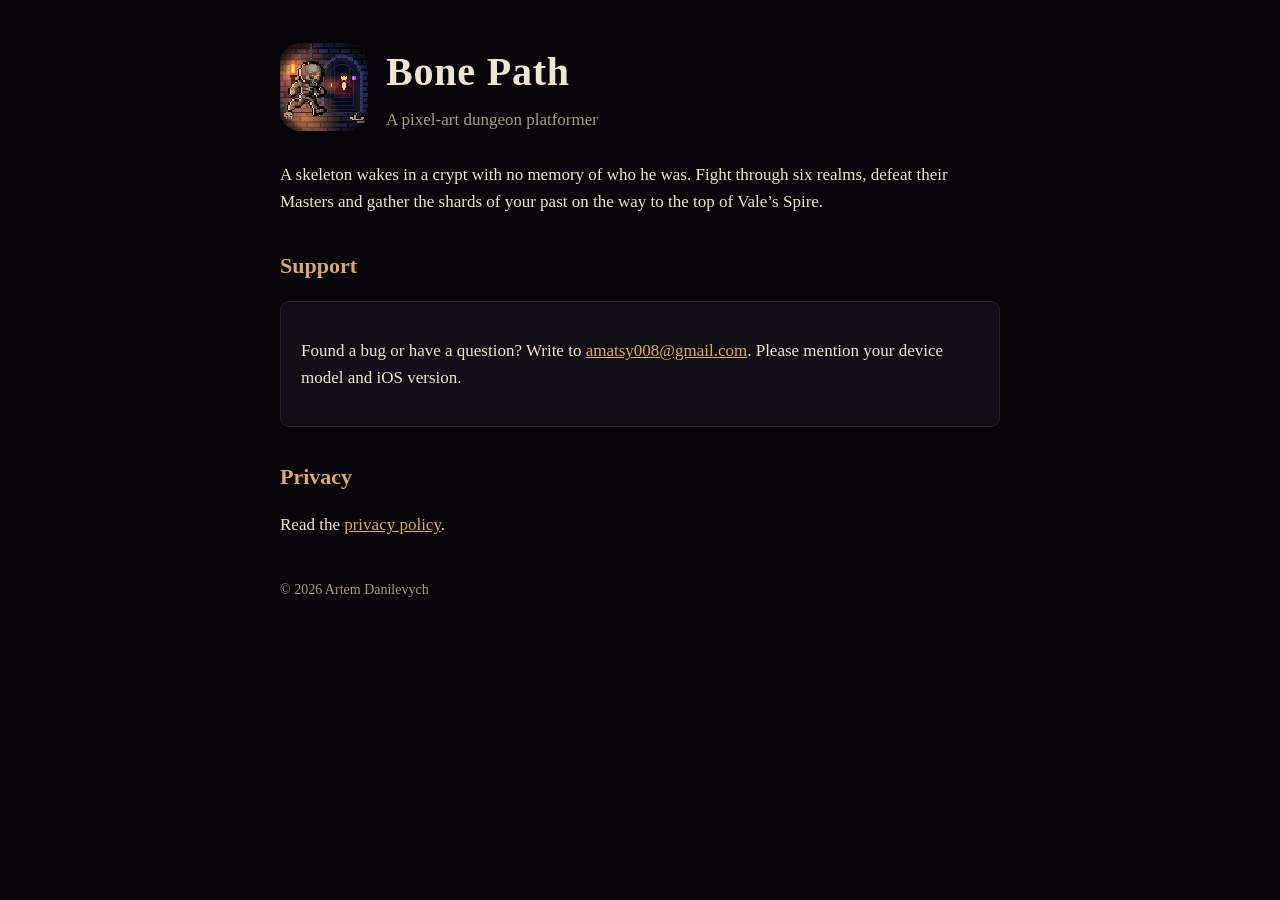
<file: index.html>
<!doctype html>
<html lang="en"><head><meta charset="utf-8"><meta name="viewport" content="width=device-width,initial-scale=1">
<title>Bone Path</title><meta name="description" content="Bone Path — a pixel-art dungeon platformer about a skeleton searching for his lost memories.">
<link rel="icon" href="icon.png"><link rel="stylesheet" href="style.css"></head>
<body><main>
<header><img src="icon.png" alt="Bone Path icon"><div><h1>Bone Path</h1><p class="sub">A pixel-art dungeon platformer</p></div></header>
<p>A skeleton wakes in a crypt with no memory of who he was. Fight through six realms, defeat their Masters and gather the shards of your past on the way to the top of Vale’s Spire.</p>
<h2>Support</h2>
<div class="card"><p>Found a bug or have a question? Write to <a href="mailto:amatsy008@gmail.com">amatsy008@gmail.com</a>. Please mention your device model and iOS version.</p></div>
<h2>Privacy</h2>
<p>Read the <a href="privacy.html">privacy policy</a>.</p>
<footer>© 2026 Artem Danilevych</footer>
</main></body></html>
</file>
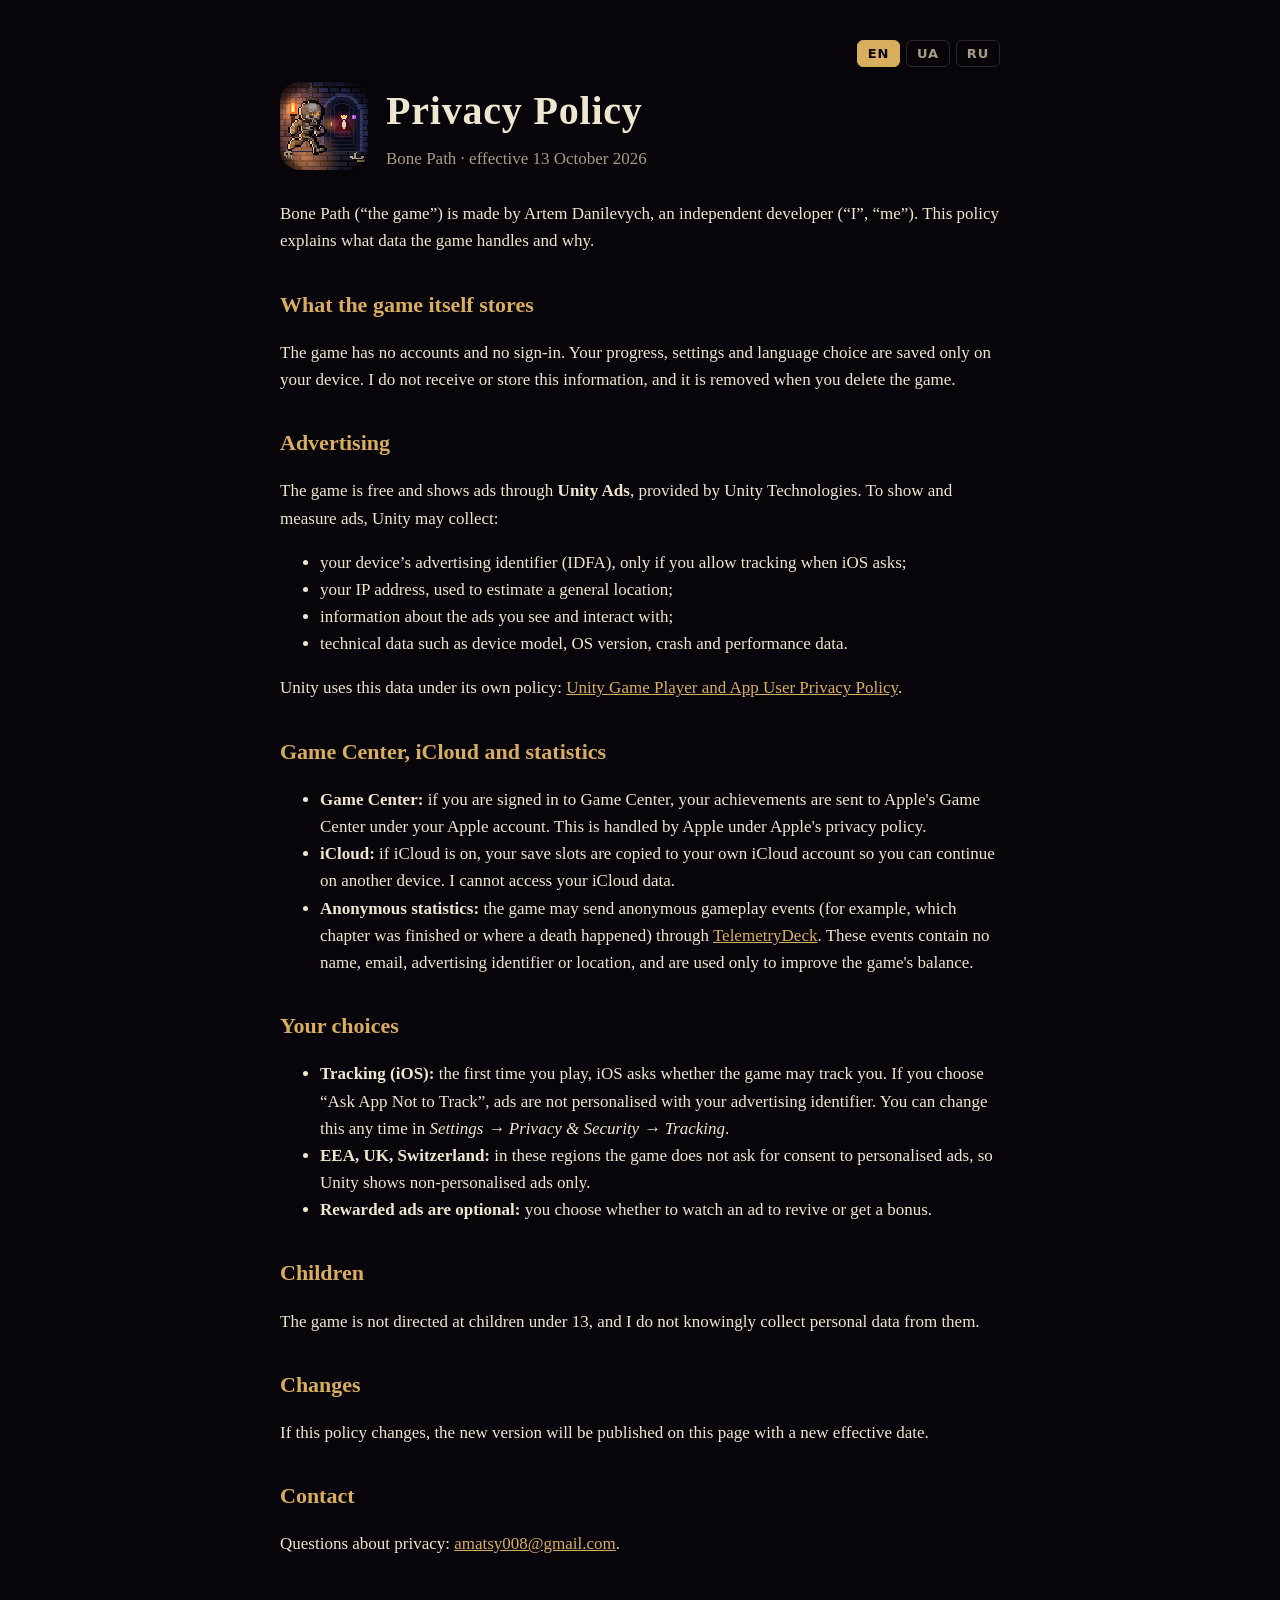
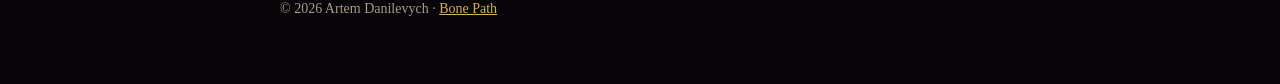
<file: privacy.html>
<!doctype html>
<html lang="en"><head><meta charset="utf-8"><meta name="viewport" content="width=device-width,initial-scale=1">
<title>Bone Path — Privacy Policy</title><link rel="icon" href="icon.png"><link rel="stylesheet" href="style.css"></head>
<body><main>
<nav class="lang" aria-label="Language"><a href="#en" data-l="en">EN</a><a href="#uk" data-l="uk">UA</a><a href="#ru" data-l="ru">RU</a></nav>
<section data-lang="en" lang="en">
<header><img src="icon.png" alt=""><div><h1>Privacy Policy</h1><p class="sub">Bone Path · effective 13 October 2026</p></div></header>

<p>Bone Path (“the game”) is made by Artem Danilevych, an independent developer (“I”, “me”). This policy explains what data the game handles and why.</p>

<h2>What the game itself stores</h2>
<p>The game has no accounts and no sign-in. Your progress, settings and language choice are saved only on your device. I do not receive or store this information, and it is removed when you delete the game.</p>

<h2>Advertising</h2>
<p>The game is free and shows ads through <strong>Unity Ads</strong>, provided by Unity Technologies. To show and measure ads, Unity may collect:</p>
<ul>
<li>your device’s advertising identifier (IDFA), only if you allow tracking when iOS asks;</li>
<li>your IP address, used to estimate a general location;</li>
<li>information about the ads you see and interact with;</li>
<li>technical data such as device model, OS version, crash and performance data.</li>
</ul>
<p>Unity uses this data under its own policy: <a href="https://unity.com/legal/game-player-and-app-user-privacy-policy">Unity Game Player and App User Privacy Policy</a>.</p>

<h2>Game Center, iCloud and statistics</h2>
<ul>
<li><strong>Game Center:</strong> if you are signed in to Game Center, your achievements are sent to Apple's Game Center under your Apple account. This is handled by Apple under Apple's privacy policy.</li>
<li><strong>iCloud:</strong> if iCloud is on, your save slots are copied to your own iCloud account so you can continue on another device. I cannot access your iCloud data.</li>
<li><strong>Anonymous statistics:</strong> the game may send anonymous gameplay events (for example, which chapter was finished or where a death happened) through <a href="https://telemetrydeck.com/privacy/">TelemetryDeck</a>. These events contain no name, email, advertising identifier or location, and are used only to improve the game's balance.</li>
</ul>

<h2>Your choices</h2>
<ul>
<li><strong>Tracking (iOS):</strong> the first time you play, iOS asks whether the game may track you. If you choose “Ask App Not to Track”, ads are not personalised with your advertising identifier. You can change this any time in <em>Settings → Privacy &amp; Security → Tracking</em>.</li>
<li><strong>EEA, UK, Switzerland:</strong> in these regions the game does not ask for consent to personalised ads, so Unity shows non-personalised ads only.</li>
<li><strong>Rewarded ads are optional:</strong> you choose whether to watch an ad to revive or get a bonus.</li>
</ul>

<h2>Children</h2>
<p>The game is not directed at children under 13, and I do not knowingly collect personal data from them.</p>

<h2>Changes</h2>
<p>If this policy changes, the new version will be published on this page with a new effective date.</p>

<h2>Contact</h2>
<p>Questions about privacy: <a href="mailto:amatsy008@gmail.com">amatsy008@gmail.com</a>.</p>
</section>
<section data-lang="uk" lang="uk" hidden>
<header><img src="icon.png" alt=""><div><h1>Політика конфіденційності</h1><p class="sub">Bone Path · чинна з 13 жовтня 2026 року</p></div></header>

<p>Bone Path («гра») створив Артем Данилевич, незалежний розробник («я»). Ця політика пояснює, які дані обробляє гра і навіщо.</p>

<h2>Що зберігає сама гра</h2>
<p>У грі немає облікових записів і входу. Твій прогрес, налаштування та вибір мови зберігаються лише на твоєму пристрої. Я не отримую й не зберігаю цю інформацію, і вона видаляється разом із грою.</p>

<h2>Реклама</h2>
<p>Гра безкоштовна й показує рекламу через <strong>Unity Ads</strong> від Unity Technologies. Щоб показувати та вимірювати рекламу, Unity може збирати:</p>
<ul>
<li>рекламний ідентифікатор пристрою (IDFA) — лише якщо ти дозволиш відстеження, коли iOS про це запитає;</li>
<li>IP-адресу, за якою визначається приблизне місцезнаходження;</li>
<li>інформацію про рекламу, яку ти бачиш і з якою взаємодієш;</li>
<li>технічні дані: модель пристрою, версію ОС, дані про збої та продуктивність.</li>
</ul>
<p>Unity використовує ці дані згідно з власними правилами: <a href="https://unity.com/legal/game-player-and-app-user-privacy-policy">Політика конфіденційності Unity для гравців і користувачів застосунків</a>.</p>

<h2>Game Center, iCloud і статистика</h2>
<ul>
<li><strong>Game Center:</strong> якщо ти увійшов у Game Center, досягнення надсилаються в Game Center від Apple під твоїм обліковим записом Apple. Цим займається Apple згідно з власною політикою конфіденційності.</li>
<li><strong>iCloud:</strong> якщо iCloud увімкнено, слоти збережень копіюються у твій власний iCloud, щоб продовжити гру на іншому пристрої. Я не маю доступу до твоїх даних в iCloud.</li>
<li><strong>Анонімна статистика:</strong> гра може надсилати анонімні ігрові події (наприклад, який розділ пройдено чи де стався програш) через <a href="https://telemetrydeck.com/privacy/">TelemetryDeck</a>. Ці події не містять імені, пошти, рекламного ідентифікатора чи місцезнаходження й використовуються лише для покращення балансу гри.</li>
</ul>

<h2>Твій вибір</h2>
<ul>
<li><strong>Відстеження (iOS):</strong> під час першої гри iOS запитає, чи може гра тебе відстежувати. Якщо вибереш «Попросити не відстежувати», реклама не персоналізуватиметься за рекламним ідентифікатором. Змінити це можна будь-коли в <em>Параметри → Конфіденційність і безпека → Відстеження</em>.</li>
<li><strong>ЄЕЗ, Велика Британія, Швейцарія:</strong> у цих регіонах гра не запитує згоди на персоналізовану рекламу, тому Unity показує лише неперсоналізовану рекламу.</li>
<li><strong>Реклама за винагороду — за бажанням:</strong> ти сам вирішуєш, чи дивитися рекламу, щоб воскреснути або отримати бонус.</li>
</ul>

<h2>Діти</h2>
<p>Гра не призначена для дітей молодше 13 років, і я свідомо не збираю їхніх персональних даних.</p>

<h2>Зміни</h2>
<p>Якщо ця політика зміниться, нова версія з новою датою набрання чинності з’явиться на цій сторінці.</p>

<h2>Контакти</h2>
<p>Питання щодо конфіденційності: <a href="mailto:amatsy008@gmail.com">amatsy008@gmail.com</a>.</p>
</section>
<section data-lang="ru" lang="ru" hidden>
<header><img src="icon.png" alt=""><div><h1>Политика конфиденциальности</h1><p class="sub">Bone Path · действует с 13 октября 2026 года</p></div></header>

<p>Bone Path («игра») создал Артём Данилевич, независимый разработчик («я»). Эта политика объясняет, какие данные обрабатывает игра и зачем.</p>

<h2>Что хранит сама игра</h2>
<p>В игре нет учётных записей и входа. Твой прогресс, настройки и выбор языка хранятся только на твоём устройстве. Я не получаю и не храню эту информацию, и она удаляется вместе с игрой.</p>

<h2>Реклама</h2>
<p>Игра бесплатная и показывает рекламу через <strong>Unity Ads</strong> от Unity Technologies. Чтобы показывать и измерять рекламу, Unity может собирать:</p>
<ul>
<li>рекламный идентификатор устройства (IDFA) — только если ты разрешишь отслеживание, когда iOS об этом спросит;</li>
<li>IP-адрес, по которому определяется примерное местоположение;</li>
<li>информацию о рекламе, которую ты видишь и с которой взаимодействуешь;</li>
<li>технические данные: модель устройства, версию ОС, данные о сбоях и производительности.</li>
</ul>
<p>Unity использует эти данные согласно собственным правилам: <a href="https://unity.com/legal/game-player-and-app-user-privacy-policy">Политика конфиденциальности Unity для игроков и пользователей приложений</a>.</p>

<h2>Game Center, iCloud и статистика</h2>
<ul>
<li><strong>Game Center:</strong> если ты вошёл в Game Center, достижения отправляются в Game Center от Apple под твоей учётной записью Apple. Этим занимается Apple согласно собственной политике конфиденциальности.</li>
<li><strong>iCloud:</strong> если iCloud включён, слоты сохранений копируются в твой собственный iCloud, чтобы продолжить игру на другом устройстве. У меня нет доступа к твоим данным в iCloud.</li>
<li><strong>Анонимная статистика:</strong> игра может отправлять анонимные игровые события (например, какая глава пройдена или где произошёл проигрыш) через <a href="https://telemetrydeck.com/privacy/">TelemetryDeck</a>. Эти события не содержат имени, почты, рекламного идентификатора или местоположения и используются только для улучшения баланса игры.</li>
</ul>

<h2>Твой выбор</h2>
<ul>
<li><strong>Отслеживание (iOS):</strong> при первом запуске iOS спросит, может ли игра тебя отслеживать. Если выберешь «Попросить не отслеживать», реклама не будет персонализироваться по рекламному идентификатору. Изменить это можно в любой момент в <em>Настройки → Конфиденциальность и безопасность → Отслеживание</em>.</li>
<li><strong>ЕЭЗ, Великобритания, Швейцария:</strong> в этих регионах игра не запрашивает согласия на персонализированную рекламу, поэтому Unity показывает только неперсонализированную рекламу.</li>
<li><strong>Реклама за награду — по желанию:</strong> ты сам решаешь, смотреть ли рекламу, чтобы воскреснуть или получить бонус.</li>
</ul>

<h2>Дети</h2>
<p>Игра не предназначена для детей младше 13 лет, и я сознательно не собираю их персональные данные.</p>

<h2>Изменения</h2>
<p>Если эта политика изменится, новая версия с новой датой вступления в силу появится на этой странице.</p>

<h2>Контакты</h2>
<p>Вопросы о конфиденциальности: <a href="mailto:amatsy008@gmail.com">amatsy008@gmail.com</a>.</p>
</section>
<footer>© 2026 Artem Danilevych · <a href="index.html">Bone Path</a></footer>
</main>
<script>
(function(){var L=['en','uk','ru'],T={en:'Bone Path — Privacy Policy',uk:'Bone Path — Політика конфіденційності',ru:'Bone Path — Политика конфиденциальности'};
function set(l){if(L.indexOf(l)<0)l='en';document.querySelectorAll('section[data-lang]').forEach(function(s){s.hidden=s.getAttribute('data-lang')!==l});
document.querySelectorAll('.lang a').forEach(function(a){a.classList.toggle('on',a.getAttribute('data-l')===l)});document.documentElement.lang=l;document.title=T[l];try{localStorage.setItem('bp-lang',l)}catch(e){}}
function pick(){var h=location.hash.slice(1),q=(location.search.match(/lang=(\w+)/)||[])[1];if(L.indexOf(h)>=0)return h;if(q==='ua')q='uk';if(L.indexOf(q)>=0)return q;
try{var s=localStorage.getItem('bp-lang');if(s)return s}catch(e){}var n=(navigator.language||'').slice(0,2);return n==='uk'?'uk':n==='ru'?'ru':'en'}
document.querySelectorAll('.lang a').forEach(function(a){a.addEventListener('click',function(e){e.preventDefault();var l=a.getAttribute('data-l');history.replaceState(null,'','#'+l);set(l)})});
window.addEventListener('hashchange',function(){set(pick())});set(pick())})();
</script>
</body></html>
</file>
<file: style.css>
:root{--bg:#07050a;--card:#120e18;--ink:#efe6d0;--muted:#a89c86;--gold:#d9ad5e;--line:#2c2434}
*{box-sizing:border-box}body{margin:0;background:var(--bg);color:var(--ink);font:17px/1.6 Georgia,"Times New Roman",serif}
main{max-width:760px;margin:0 auto;padding:40px 20px 64px}a{color:var(--gold)}
header{display:flex;gap:18px;align-items:center;margin-bottom:28px}header img{width:88px;height:88px;border-radius:20px;image-rendering:pixelated}
h1{margin:0;font-size:40px;letter-spacing:.02em}h2{margin:32px 0 8px;font-size:22px;color:var(--gold)}
.sub{color:var(--muted);margin:2px 0 0}.card{background:var(--card);border:1px solid var(--line);border-radius:10px;padding:18px 20px;margin:18px 0}
footer{margin-top:40px;color:var(--muted);font-size:14px}

.lang{display:flex;justify-content:flex-end;gap:6px;margin-bottom:12px}.lang a{font:600 13px/1 system-ui,sans-serif;letter-spacing:.06em;color:var(--muted);text-decoration:none;border:1px solid var(--line);border-radius:6px;padding:6px 10px}.lang a.on{color:var(--bg);background:var(--gold);border-color:var(--gold)}[hidden]{display:none!important}
header>div{min-width:0}h1{overflow-wrap:anywhere;hyphens:auto}
@media (max-width:520px){h1{font-size:30px}header img{width:64px;height:64px}}
</file>
